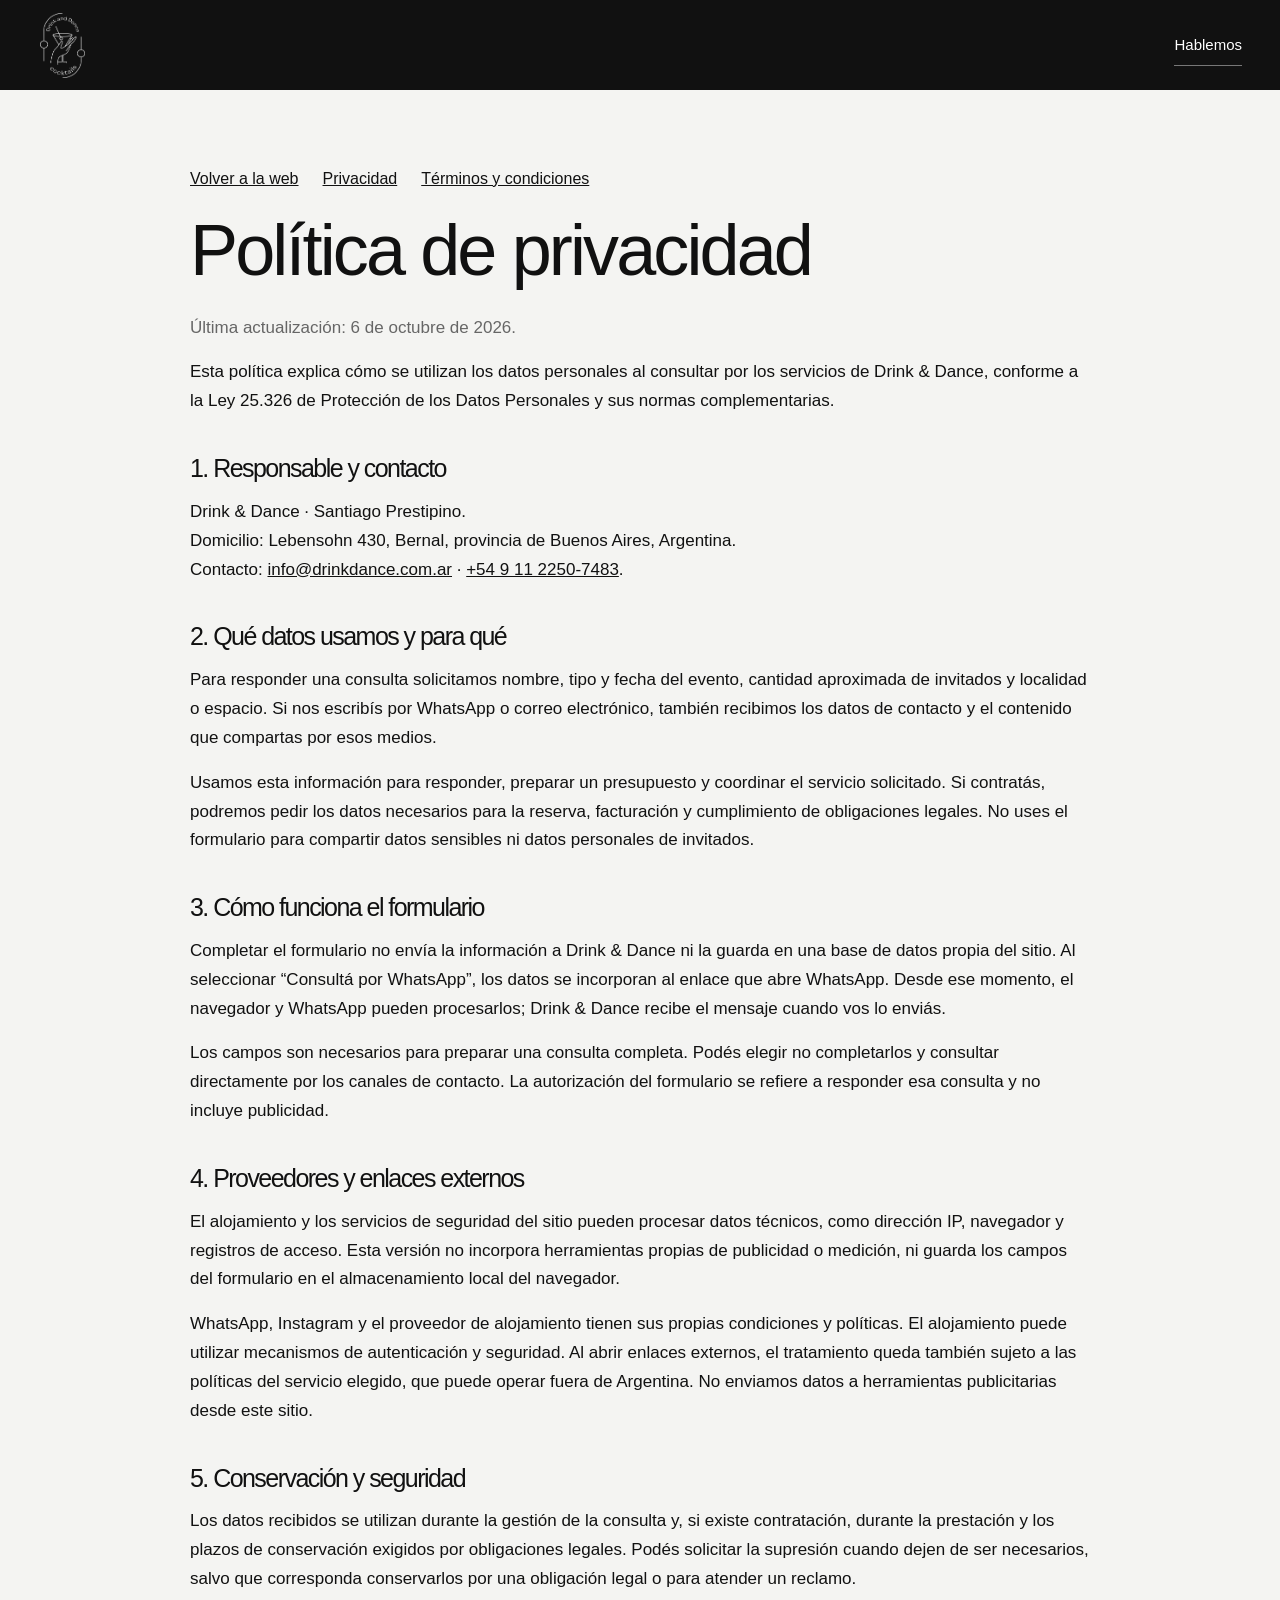
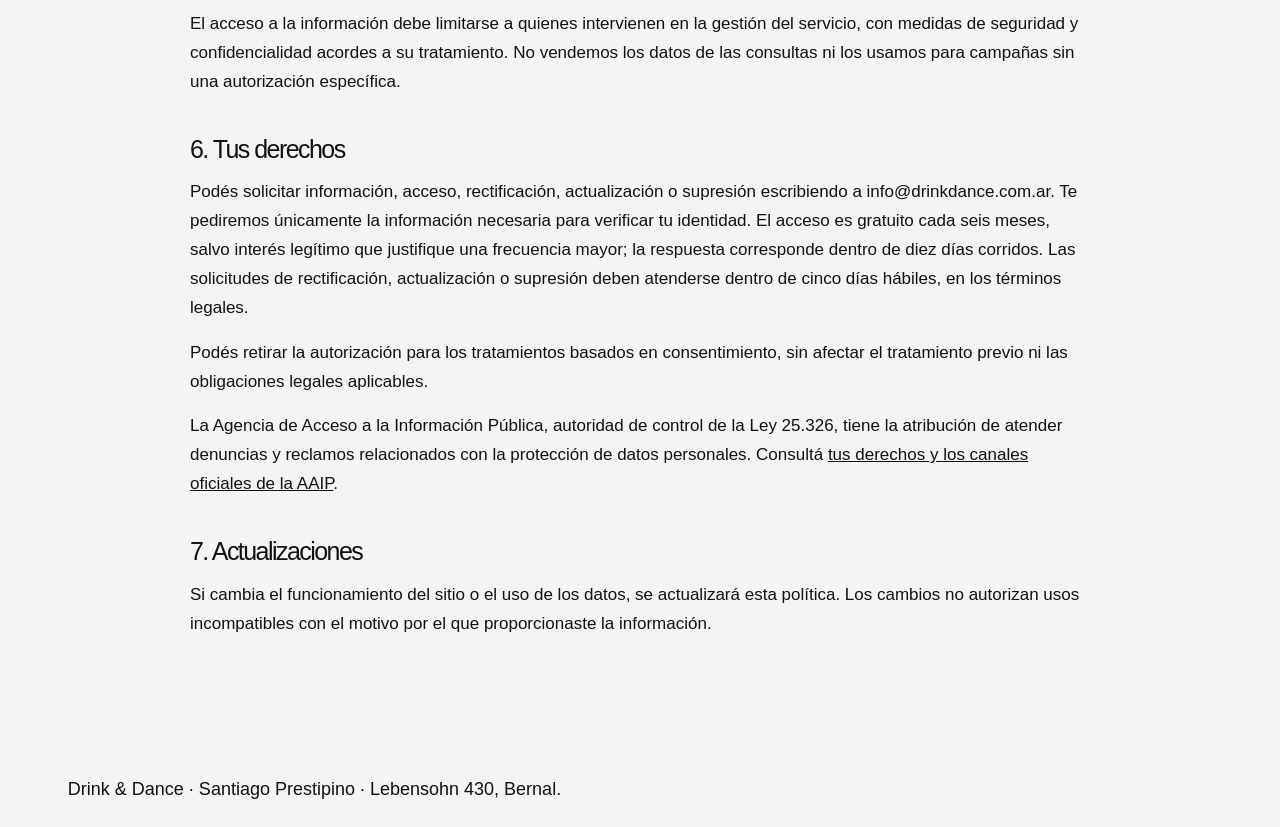
<file: privacidad.html>
<!doctype html><html lang="es-AR"><head><meta charset="utf-8"><meta name="viewport" content="width=device-width,initial-scale=1"><meta name="theme-color" content="#63055f"><title>Política de privacidad · Drink &amp; Dance</title><link rel="icon" href="assets/favicon.png"><link rel="stylesheet" href="styles.css?v=modificaciones-5"></head><body><header class="header"><a class="brand" href="index.html"><img src="assets/logo-white.png" alt="Drink &amp; Dance" width="86" height="86"></a><a class="nav-cta" href="index.html#contacto">Hablemos</a></header><main class="legal-page"><nav class="legal-nav" aria-label="Navegación"><a href="index.html">Volver a la web</a><a href="privacidad.html">Privacidad</a><a href="terminos.html">Términos y condiciones</a></nav><h1>Política de privacidad</h1><p class="legal-meta">Última actualización: 6 de octubre de 2026.</p><p>Esta política explica cómo se utilizan los datos personales al consultar por los servicios de Drink & Dance, conforme a la Ley 25.326 de Protección de los Datos Personales y sus normas complementarias.</p>
<h2>1. Responsable y contacto</h2><p>Drink & Dance · Santiago Prestipino.<br>Domicilio: Lebensohn 430, Bernal, provincia de Buenos Aires, Argentina.<br>Contacto: <a href="mailto:info@drinkdance.com.ar">info@drinkdance.com.ar</a> · <a href="https://wa.me/5491122507483" target="_blank" rel="noopener">+54 9 11 2250-7483</a>.</p>
<h2>2. Qué datos usamos y para qué</h2><p>Para responder una consulta solicitamos nombre, tipo y fecha del evento, cantidad aproximada de invitados y localidad o espacio. Si nos escribís por WhatsApp o correo electrónico, también recibimos los datos de contacto y el contenido que compartas por esos medios.</p><p>Usamos esta información para responder, preparar un presupuesto y coordinar el servicio solicitado. Si contratás, podremos pedir los datos necesarios para la reserva, facturación y cumplimiento de obligaciones legales. No uses el formulario para compartir datos sensibles ni datos personales de invitados.</p>
<h2>3. Cómo funciona el formulario</h2><p>Completar el formulario no envía la información a Drink & Dance ni la guarda en una base de datos propia del sitio. Al seleccionar “Consultá por WhatsApp”, los datos se incorporan al enlace que abre WhatsApp. Desde ese momento, el navegador y WhatsApp pueden procesarlos; Drink & Dance recibe el mensaje cuando vos lo enviás.</p><p>Los campos son necesarios para preparar una consulta completa. Podés elegir no completarlos y consultar directamente por los canales de contacto. La autorización del formulario se refiere a responder esa consulta y no incluye publicidad.</p>
<h2>4. Proveedores y enlaces externos</h2><p>El alojamiento y los servicios de seguridad del sitio pueden procesar datos técnicos, como dirección IP, navegador y registros de acceso. Esta versión no incorpora herramientas propias de publicidad o medición, ni guarda los campos del formulario en el almacenamiento local del navegador.</p><p>WhatsApp, Instagram y el proveedor de alojamiento tienen sus propias condiciones y políticas. El alojamiento puede utilizar mecanismos de autenticación y seguridad. Al abrir enlaces externos, el tratamiento queda también sujeto a las políticas del servicio elegido, que puede operar fuera de Argentina. No enviamos datos a herramientas publicitarias desde este sitio.</p>
<h2>5. Conservación y seguridad</h2><p>Los datos recibidos se utilizan durante la gestión de la consulta y, si existe contratación, durante la prestación y los plazos de conservación exigidos por obligaciones legales. Podés solicitar la supresión cuando dejen de ser necesarios, salvo que corresponda conservarlos por una obligación legal o para atender un reclamo.</p><p>El acceso a la información debe limitarse a quienes intervienen en la gestión del servicio, con medidas de seguridad y confidencialidad acordes a su tratamiento. No vendemos los datos de las consultas ni los usamos para campañas sin una autorización específica.</p>
<h2>6. Tus derechos</h2><p>Podés solicitar información, acceso, rectificación, actualización o supresión escribiendo a info@drinkdance.com.ar. Te pediremos únicamente la información necesaria para verificar tu identidad. El acceso es gratuito cada seis meses, salvo interés legítimo que justifique una frecuencia mayor; la respuesta corresponde dentro de diez días corridos. Las solicitudes de rectificación, actualización o supresión deben atenderse dentro de cinco días hábiles, en los términos legales.</p><p>Podés retirar la autorización para los tratamientos basados en consentimiento, sin afectar el tratamiento previo ni las obligaciones legales aplicables.</p><p>La Agencia de Acceso a la Información Pública, autoridad de control de la Ley 25.326, tiene la atribución de atender denuncias y reclamos relacionados con la protección de datos personales. Consultá <a href="https://www.argentina.gob.ar/aaip/datospersonales/derechos" target="_blank" rel="noopener">tus derechos y los canales oficiales de la AAIP</a>.</p>
<h2>7. Actualizaciones</h2><p>Si cambia el funcionamiento del sitio o el uso de los datos, se actualizará esta política. Los cambios no autorizan usos incompatibles con el motivo por el que proporcionaste la información.</p></main><footer><p>Drink &amp; Dance · Santiago Prestipino · Lebensohn 430, Bernal.</p></footer></body></html>
</file>
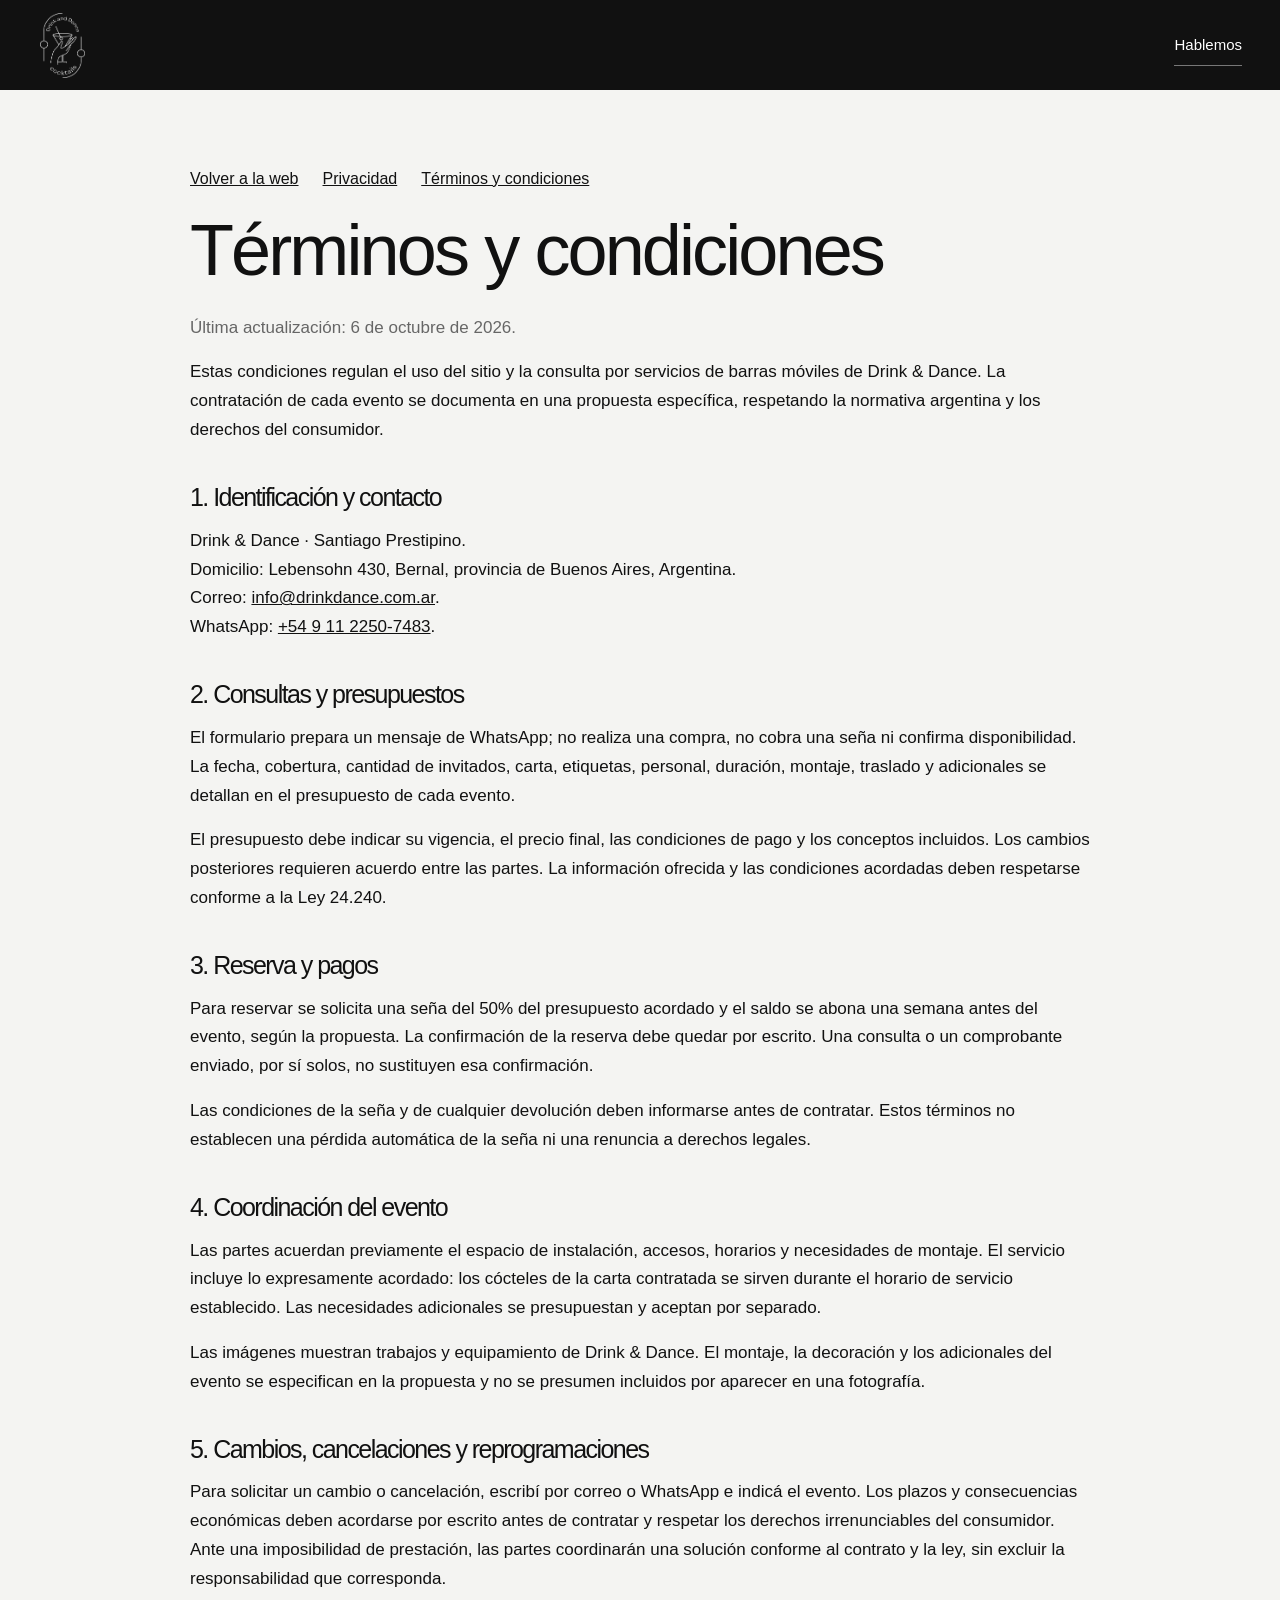
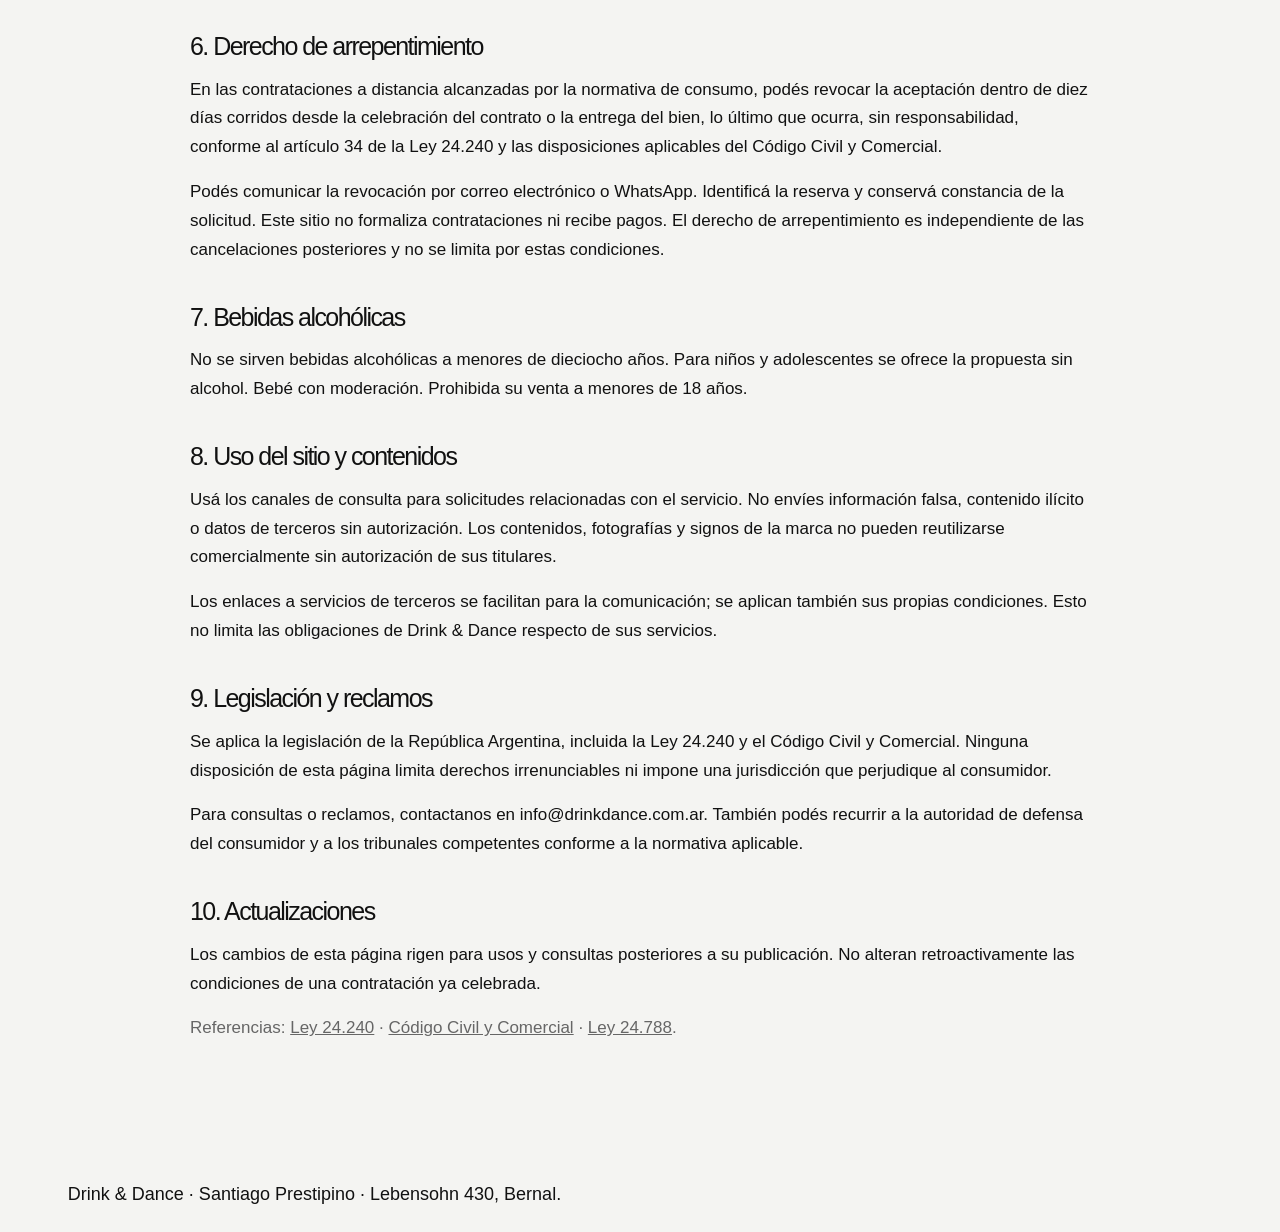
<file: terminos.html>
<!doctype html><html lang="es-AR"><head><meta charset="utf-8"><meta name="viewport" content="width=device-width,initial-scale=1"><meta name="theme-color" content="#63055f"><title>Términos y condiciones · Drink &amp; Dance</title><link rel="icon" href="assets/favicon.png"><link rel="stylesheet" href="styles.css?v=modificaciones-5"></head><body><header class="header"><a class="brand" href="index.html"><img src="assets/logo-white.png" alt="Drink &amp; Dance" width="86" height="86"></a><a class="nav-cta" href="index.html#contacto">Hablemos</a></header><main class="legal-page"><nav class="legal-nav" aria-label="Navegación"><a href="index.html">Volver a la web</a><a href="privacidad.html">Privacidad</a><a href="terminos.html">Términos y condiciones</a></nav><h1>Términos y condiciones</h1><p class="legal-meta">Última actualización: 6 de octubre de 2026.</p><p>Estas condiciones regulan el uso del sitio y la consulta por servicios de barras móviles de Drink & Dance. La contratación de cada evento se documenta en una propuesta específica, respetando la normativa argentina y los derechos del consumidor.</p>
<h2>1. Identificación y contacto</h2><p>Drink & Dance · Santiago Prestipino.<br>Domicilio: Lebensohn 430, Bernal, provincia de Buenos Aires, Argentina.<br>Correo: <a href="mailto:info@drinkdance.com.ar">info@drinkdance.com.ar</a>.<br>WhatsApp: <a href="https://wa.me/5491122507483" target="_blank" rel="noopener">+54 9 11 2250-7483</a>.</p>
<h2>2. Consultas y presupuestos</h2><p>El formulario prepara un mensaje de WhatsApp; no realiza una compra, no cobra una seña ni confirma disponibilidad. La fecha, cobertura, cantidad de invitados, carta, etiquetas, personal, duración, montaje, traslado y adicionales se detallan en el presupuesto de cada evento.</p><p>El presupuesto debe indicar su vigencia, el precio final, las condiciones de pago y los conceptos incluidos. Los cambios posteriores requieren acuerdo entre las partes. La información ofrecida y las condiciones acordadas deben respetarse conforme a la Ley 24.240.</p>
<h2>3. Reserva y pagos</h2><p>Para reservar se solicita una seña del 50% del presupuesto acordado y el saldo se abona una semana antes del evento, según la propuesta. La confirmación de la reserva debe quedar por escrito. Una consulta o un comprobante enviado, por sí solos, no sustituyen esa confirmación.</p><p>Las condiciones de la seña y de cualquier devolución deben informarse antes de contratar. Estos términos no establecen una pérdida automática de la seña ni una renuncia a derechos legales.</p>
<h2>4. Coordinación del evento</h2><p>Las partes acuerdan previamente el espacio de instalación, accesos, horarios y necesidades de montaje. El servicio incluye lo expresamente acordado: los cócteles de la carta contratada se sirven durante el horario de servicio establecido. Las necesidades adicionales se presupuestan y aceptan por separado.</p><p>Las imágenes muestran trabajos y equipamiento de Drink & Dance. El montaje, la decoración y los adicionales del evento se especifican en la propuesta y no se presumen incluidos por aparecer en una fotografía.</p>
<h2>5. Cambios, cancelaciones y reprogramaciones</h2><p>Para solicitar un cambio o cancelación, escribí por correo o WhatsApp e indicá el evento. Los plazos y consecuencias económicas deben acordarse por escrito antes de contratar y respetar los derechos irrenunciables del consumidor. Ante una imposibilidad de prestación, las partes coordinarán una solución conforme al contrato y la ley, sin excluir la responsabilidad que corresponda.</p>
<h2>6. Derecho de arrepentimiento</h2><p>En las contrataciones a distancia alcanzadas por la normativa de consumo, podés revocar la aceptación dentro de diez días corridos desde la celebración del contrato o la entrega del bien, lo último que ocurra, sin responsabilidad, conforme al artículo 34 de la Ley 24.240 y las disposiciones aplicables del Código Civil y Comercial.</p><p>Podés comunicar la revocación por correo electrónico o WhatsApp. Identificá la reserva y conservá constancia de la solicitud. Este sitio no formaliza contrataciones ni recibe pagos. El derecho de arrepentimiento es independiente de las cancelaciones posteriores y no se limita por estas condiciones.</p>
<h2>7. Bebidas alcohólicas</h2><p>No se sirven bebidas alcohólicas a menores de dieciocho años. Para niños y adolescentes se ofrece la propuesta sin alcohol. Bebé con moderación. Prohibida su venta a menores de 18 años.</p>
<h2>8. Uso del sitio y contenidos</h2><p>Usá los canales de consulta para solicitudes relacionadas con el servicio. No envíes información falsa, contenido ilícito o datos de terceros sin autorización. Los contenidos, fotografías y signos de la marca no pueden reutilizarse comercialmente sin autorización de sus titulares.</p><p>Los enlaces a servicios de terceros se facilitan para la comunicación; se aplican también sus propias condiciones. Esto no limita las obligaciones de Drink & Dance respecto de sus servicios.</p>
<h2>9. Legislación y reclamos</h2><p>Se aplica la legislación de la República Argentina, incluida la Ley 24.240 y el Código Civil y Comercial. Ninguna disposición de esta página limita derechos irrenunciables ni impone una jurisdicción que perjudique al consumidor.</p><p>Para consultas o reclamos, contactanos en info@drinkdance.com.ar. También podés recurrir a la autoridad de defensa del consumidor y a los tribunales competentes conforme a la normativa aplicable.</p>
<h2>10. Actualizaciones</h2><p>Los cambios de esta página rigen para usos y consultas posteriores a su publicación. No alteran retroactivamente las condiciones de una contratación ya celebrada.</p>
<p class="legal-meta">Referencias: <a href="https://www.argentina.gob.ar/normativa/nacional/638/actualizacion" target="_blank" rel="noopener">Ley 24.240</a> · <a href="https://www.argentina.gob.ar/normativa/nacional/ley-26994-235975/actualizacion" target="_blank" rel="noopener">Código Civil y Comercial</a> · <a href="https://www.argentina.gob.ar/normativa/nacional/ley-24788-42480" target="_blank" rel="noopener">Ley 24.788</a>.</p></main><footer><p>Drink &amp; Dance · Santiago Prestipino · Lebensohn 430, Bernal.</p></footer></body></html>
</file>
<file: styles.css>
:root{--ink:#111;--paper:#f4f4f2;--white:#fff;--purple:#63055f;--muted:#666;--line:#d1d1cf;--space:clamp(24px,5.3vw,88px)}
*{box-sizing:border-box}html{scroll-behavior:smooth;scroll-padding-top:90px}body{margin:0;background:var(--paper);color:var(--ink);font-family:Arial,Helvetica,sans-serif;-webkit-font-smoothing:antialiased}button,input,select{font:inherit}a{color:inherit;text-decoration:none}button{color:inherit}button,a,input,select,summary{-webkit-tap-highlight-color:transparent}button{cursor:pointer}button:disabled{cursor:default}img{display:block;width:100%;height:100%;object-fit:cover}button:focus-visible,a:focus-visible,input:focus-visible,select:focus-visible,summary:focus-visible,[role=tabpanel]:focus-visible{outline:3px solid #ba5ab4;outline-offset:5px}h1,h2,h3,h4,p,figure{margin:0}h2{font-size:clamp(44px,6vw,92px);font-weight:400;letter-spacing:-.062em;line-height:1.02}p{font-size:18px;line-height:1.55}small,.small{font-size:14px;line-height:1.5}.purple{color:var(--purple)}.section{padding:90px var(--space)}.eyebrow{font-size:14px;letter-spacing:-.02em}.section-top{display:flex;justify-content:space-between;align-items:center;gap:18px;margin-bottom:58px}.section-heading{display:flex;align-items:flex-end;justify-content:space-between;gap:48px;margin-bottom:50px}.section-heading>p{max-width:370px;padding-bottom:6px;color:#555}.pill{display:inline-flex;align-items:center;justify-content:center;border:1px solid transparent;border-radius:100px;padding:17px 28px;font-size:16px;min-height:54px;transition:background .2s,color .2s,transform .2s}.pill:hover{transform:translateY(-2px)}.dark{background:var(--ink);color:white}.dark:hover{background:var(--purple)}.light{background:white;color:var(--purple)}.light:hover{background:#dedcde}.skip-link{position:fixed;z-index:100;top:-80px;left:20px;padding:15px;background:white;color:black}.skip-link:focus{top:10px}
.header{height:90px;padding:8px 30px;display:flex;align-items:center;justify-content:space-between;background:#111;color:white;position:relative;z-index:20}.brand{width:65px;height:65px}.brand img{object-fit:contain}.desktop-nav{display:flex;align-items:center;gap:36px;font-size:15px}.desktop-nav a,.nav-cta{padding:12px 0;position:relative}.desktop-nav a::after{content:'';height:1px;background:white;position:absolute;left:0;right:0;bottom:7px;transform:scaleX(0);transform-origin:left;transition:transform .2s}.desktop-nav a:hover::after{transform:scaleX(1)}.nav-cta{font-size:15px;border-bottom:1px solid #777;margin-right:8px}.menu-button{display:none}.mobile-nav{position:absolute;inset:90px 0 auto;background:#111;padding:26px;box-shadow:0 12px 24px #0005}.mobile-nav a{display:block;padding:14px;font-size:24px;letter-spacing:-.04em}.mobile-nav[hidden]{display:none}
.hero{height:calc(100svh - 90px);min-height:650px;max-height:1080px;padding:0 8px 8px;background:#111;color:white;position:relative;overflow:hidden}.hero-grid{display:grid;grid-template-columns:repeat(12,1fr);grid-template-rows:1fr 1.08fr .92fr;gap:8px;height:100%;width:100%}.hero-tile{overflow:hidden;border-radius:7px;position:relative}.hero-tile::after{content:'';position:absolute;inset:0;background:#0002}.hero-tile img{transition:transform 1.2s;animation:hero-in 1.5s cubic-bezier(.2,.7,.3,1) both}.hero:hover .hero-tile img{transform:scale(1.035)}.tile-one{grid-area:1/1/2/7}.tile-one img{object-position:50% 46%}.tile-two{grid-area:1/7/2/13}.tile-two img{object-position:50% 43%}.tile-three{grid-area:2/1/3/4}.tile-three img{object-position:50% 42%}.tile-four{grid-area:2/4/3/10}.tile-four img{object-position:50% 40%}.tile-five{grid-area:2/10/3/13}.tile-five img{object-position:50% 60%}.tile-six{grid-area:3/1/4/7}.tile-six img{object-position:50% 68%}.tile-seven{grid-area:3/7/4/13}.tile-seven img{object-position:50% 65%}.tile-six::after,.tile-seven::after{background:linear-gradient(0deg,#0008,#0002)}.hero-topline{position:absolute;top:23px;left:30px;right:30px;display:flex;justify-content:space-between;font-size:14px;text-shadow:0 2px 7px #000}.hero-title{position:absolute;bottom:100px;left:30px;right:30px;display:flex;align-items:center;justify-content:space-between;font-size:clamp(70px,14.4vw,235px);font-weight:400;letter-spacing:-.078em;line-height:.85;pointer-events:none}.hero-amp{font-size:.55em;font-style:italic;font-family:Georgia,serif;line-height:1;margin:0 2vw}.hero-dot{letter-spacing:-.09em}.hero-bottom{position:absolute;left:34px;right:34px;bottom:24px;display:flex;align-items:flex-end;justify-content:space-between;gap:20px}.hero-bottom p{font-size:14px;line-height:1.45}.hero-link{font-size:14px;display:flex;align-items:center;gap:16px}.scroll-line{height:29px;width:1px;background:white;position:relative}.scroll-line::after{content:'';border-bottom:1px solid white;border-right:1px solid white;width:6px;height:6px;position:absolute;bottom:0;left:-3px;transform:rotate(45deg)}
.intro{text-align:center;padding-top:114px;padding-bottom:55px}.intro .eyebrow{margin-bottom:38px}.intro h2{font-size:clamp(55px,7.5vw,118px);line-height:1.02}.intro-copy{max-width:640px;font-size:22px;line-height:1.5;letter-spacing:-.025em;margin:32px auto}.intro .pill{margin-top:4px}.intro-foot{border-top:1px solid var(--line);margin-top:100px;padding-top:24px;display:flex;justify-content:space-between;font-size:14px}
.events{padding-top:40px;padding-bottom:70px}.event-grid{display:grid;grid-template-columns:1.3fr 1fr 1fr;gap:18px}.photo-card{display:block;background:transparent;border:0;padding:0;text-align:left;min-width:0}.photo-frame{display:block;height:470px;position:relative;overflow:hidden;border-radius:5px}.photo-frame img{transition:transform .8s}.photo-card:hover img{transform:scale(1.04)}.big-card .photo-frame img{object-position:40% center}.photo-zoom{position:absolute;left:18px;bottom:18px;right:18px;display:flex;justify-content:space-between;align-items:center;background:#111b;backdrop-filter:blur(10px);border:1px solid #fff3;border-radius:30px;color:white;font-size:14px;padding:12px 18px;opacity:0;transform:translateY(8px);transition:.2s}.photo-card:hover .photo-zoom,.photo-card:focus-visible .photo-zoom{opacity:1;transform:none}.photo-zoom>span{font-size:20px}.card-info{display:flex;justify-content:space-between;gap:12px;padding:17px 0;font-size:15px}.card-info>span:last-child{color:#666;font-size:14px}.event-strip{display:flex;align-items:center;justify-content:space-between;border-bottom:1px solid var(--line);padding:30px 0 25px;gap:20px;font-size:16px}.event-strip a{text-decoration:underline;text-underline-offset:5px;font-size:14px}
.service{background:#e8e8e5;padding-top:70px;padding-bottom:90px}.service-layout{display:grid;grid-template-columns:1fr 1fr;gap:8vw}.service-layout h2{position:sticky;top:40px;height:fit-content}.service-list{border-top:1px solid #b4b4b0}.service-list details{border-bottom:1px solid #b4b4b0}.service-list summary{padding:23px 0;display:flex;gap:24px;align-items:center;list-style:none;cursor:pointer}.service-list summary::-webkit-details-marker,.faq-list summary::-webkit-details-marker{display:none}.item-num{font-size:13px;color:#555}.service-list h3{font-size:26px;font-weight:400;letter-spacing:-.04em}.detail-sign{width:17px;height:17px;position:relative;flex-shrink:0;margin-left:auto}.detail-sign::before,.detail-sign::after{content:'';position:absolute;background:currentColor;left:0;top:8px;height:1px;width:17px;transition:transform .2s}.detail-sign::after{transform:rotate(90deg)}details[open] .detail-sign::after{transform:rotate(0)}.service-list p{padding:0 34px 26px 40px;color:#555;font-size:16px;max-width:470px}
.menu-section{padding-top:90px}.text-link{font-size:14px;display:flex;align-items:center;gap:9px}.file-label{border:1px solid #999;padding:3px 5px;font-size:12px;border-radius:3px}.menu-layout{display:grid;grid-template-columns:1.15fr 1fr;gap:6vw}.tabs{display:flex;gap:10px;flex-wrap:wrap;margin-bottom:25px}.tabs button{border:1px solid #bebebc;border-radius:50px;padding:12px 22px;background:transparent;font-size:15px;transition:.2s}.tabs button[aria-selected=true]{background:var(--purple);color:white;border-color:var(--purple)}.tabs button:hover{border-color:var(--purple)}.tab-panel{min-height:495px}.drink-row{padding:17px 0;border-bottom:1px solid var(--line);display:grid;grid-template-columns:1fr 1.2fr;gap:20px;align-items:start}.drink-row h3{font-size:23px;font-weight:400;letter-spacing:-.045em}.drink-row p{font-size:15px;color:#555;line-height:1.45}.menu-photo{position:relative;border-radius:5px;overflow:hidden;min-height:690px;background:#111}.menu-photo img{position:absolute;inset:0;object-position:center}.menu-photo figcaption{position:absolute;bottom:22px;left:23px;right:23px;color:white;font-size:14px;z-index:1}.menu-photo::after{content:'';position:absolute;inset:60% 0 0;background:linear-gradient(transparent,#000b)}.labels{padding-top:30px}.label-options{display:grid;grid-template-columns:1fr 1fr;gap:24px;margin-top:20px}.label-options h4{font-size:24px;font-weight:400;margin-bottom:12px;letter-spacing:-.04em}.label-options p{font-size:13px;line-height:1.65;color:#666}.alcohol-free{padding:40px 0}.alcohol-free h3{font-size:44px;font-weight:400;letter-spacing:-.06em;line-height:1.05;margin-top:23px}.alcohol-free p{font-size:17px;margin:26px 0;max-width:400px}.alcohol-free .pill{font-size:15px}
.bars{border-top:1px solid var(--line);padding-top:60px}.bars>h2{margin-bottom:44px}.bar-grid{display:grid;grid-template-columns:1fr 1fr;gap:26px}.bar-image{height:430px;overflow:hidden;border-radius:5px;background:#e4e4e2}.bar-image img{object-fit:cover}.bar-title{display:flex;align-items:center;justify-content:space-between;padding-top:24px}.bar-title h3{font-size:33px;font-weight:400;letter-spacing:-.04em}.bar-title>span{font-size:14px;color:#666}.bar-card>p{font-size:17px;margin:12px 0 8px;color:#555}.bar-card>.small{color:#666}.bar-extras{display:flex;align-items:center;justify-content:space-between;gap:20px;margin-top:42px;padding-top:25px;border-top:1px solid var(--line)}.bar-extras p{font-size:19px;letter-spacing:-.02em}.bar-extras p span{margin:0 14px;color:#999}
.story{background:var(--purple);color:white;display:grid;grid-template-columns:1fr 1fr;gap:6vw;padding-top:65px;padding-bottom:65px;align-items:center}.story-photo{height:650px;border-radius:5px;overflow:hidden}.story-photo img{object-position:52% center}.story-content .eyebrow{margin-bottom:38px}.story-content h2{font-size:clamp(43px,4.55vw,73px);line-height:1.04}.story-content p{font-size:16px;line-height:1.65;margin-top:28px;max-width:445px;color:#ffffffe0}.story-logo{height:70px;width:70px;object-fit:contain;margin-top:30px}
.faq{padding-top:90px;padding-bottom:100px}.faq-layout{display:grid;grid-template-columns:1fr 1.25fr;gap:8vw}.faq-list{border-top:1px solid var(--line)}.faq-list details{border-bottom:1px solid var(--line)}.faq-list summary{display:flex;align-items:center;gap:25px;padding:24px 0;list-style:none;font-size:19px;letter-spacing:-.025em;cursor:pointer}.faq-list p{font-size:16px;line-height:1.65;color:#555;padding:0 26px 25px 0;max-width:600px}
.contact{background:var(--purple);color:white;padding-top:60px;padding-bottom:80px}.contact .section-top{margin-bottom:45px}.contact>h2{font-size:clamp(66px,12.2vw,190px);letter-spacing:-.072em;line-height:.95;padding-bottom:58px;border-bottom:1px solid #ffffff4d}.contact>h2>span{color:#cca4c9}.contact-layout{padding-top:45px;display:grid;grid-template-columns:1fr 1fr;gap:7vw}.contact-copy p{font-size:29px;line-height:1.3;letter-spacing:-.04em;margin-bottom:40px}.contact-copy>a{display:block;width:fit-content;font-size:18px;margin-bottom:12px;border-bottom:1px solid #ffffff50;padding-bottom:5px}.form-row{display:grid;grid-template-columns:1fr 1fr;gap:24px}form label{display:block;font-size:14px;color:#ffffffe6;margin-bottom:25px}input,select{display:block;width:100%;min-width:0;min-height:47px;border:0;border-radius:0;border-bottom:1px solid #ffffff7d;background:transparent;color:white;font-size:16px;padding:12px 0;outline-offset:2px;color-scheme:dark}input::placeholder{color:#ffffff8c}select{cursor:pointer}select option{background:var(--purple);color:white}input[type=date]{text-align:left;appearance:none}form .pill{margin-top:7px}form .form-note{font-size:13px;line-height:1.5;color:#ffffffb8;margin-top:18px;max-width:350px}#form-status{font-size:14px;line-height:1.5;margin-top:14px}#form-status>a{text-decoration:underline}
footer{padding:42px var(--space) 23px;background:var(--paper)}.footer-top{display:grid;grid-template-columns:1fr 1fr 1fr;align-items:center;gap:24px}.footer-top>a{width:100px;height:100px}.footer-top img{object-fit:contain}.footer-top>p{font-size:15px;line-height:1.6}.footer-links{display:flex;gap:25px;justify-content:flex-end;font-size:14px}.footer-links a:hover,.footer-bottom a:hover{color:var(--purple)}.footer-bottom{display:flex;justify-content:space-between;border-top:1px solid var(--line);padding-top:22px;margin-top:35px;gap:20px;font-size:13px;color:#555}dialog{border:0;padding:60px 30px 25px;background:#111;color:white;max-width:calc(100vw - 40px);max-height:calc(100svh - 40px);width:fit-content;border-radius:6px}dialog::backdrop{background:#000d;backdrop-filter:blur(8px)}dialog figure>img{max-height:75svh;max-width:85vw;width:auto;height:auto;object-fit:contain}dialog figcaption{font-size:14px;padding-top:18px}.dialog-close{position:absolute;top:18px;right:23px;display:flex;align-items:center;gap:14px;font-size:14px;border:0;background:transparent;color:white}.dialog-close span{font-size:25px}.reveal{opacity:0;transform:translateY(20px);transition:opacity .7s,transform .7s}.reveal.visible{opacity:1;transform:none}[hidden]{display:none!important}@keyframes hero-in{from{transform:scale(1.08);opacity:.4}to{transform:scale(1);opacity:1}}
@media(min-width:1700px){.section,footer{max-width:1920px;margin:auto}.hero-title{font-size:14.3vw}.photo-frame{height:550px}}
@media(max-width:1050px){.section{padding-top:65px;padding-bottom:65px}.hero{min-height:610px}.hero-title{font-size:14vw;bottom:110px}.desktop-nav{gap:24px}.photo-frame{height:340px}.event-grid{gap:13px}.card-info{flex-direction:column;gap:4px}.section-heading>p{max-width:300px;font-size:16px}.service-layout{gap:5vw}.service-list h3{font-size:23px}.drink-row{grid-template-columns:1fr}.drink-row h3{font-size:23px}.drink-row p{font-size:14px}.tab-panel{min-height:620px}.menu-photo{min-height:810px}.tabs{gap:6px}.tabs button{padding:10px 15px;font-size:14px}.label-options{grid-template-columns:1fr;gap:16px}.bar-image{height:320px}.bar-extras{align-items:flex-start}.bar-extras p{font-size:16px}.bar-extras p span{margin:0 8px}.story-photo{height:670px}.contact-copy p{font-size:25px}.footer-links{gap:15px}.intro-foot{margin-top:70px}}
@media(max-width:700px){:root{--space:23px}html{scroll-padding-top:20px}.header{height:76px;padding:6px 19px}.brand{width:56px;height:56px}.desktop-nav,.nav-cta{display:none}.menu-button{display:flex;align-items:center;gap:14px;border:0;background:transparent;font-size:14px;color:white;padding:14px 0}.menu-lines{width:22px;height:11px;border-top:1px solid white;border-bottom:1px solid white}.menu-button[aria-expanded=true] .menu-lines{transform:rotate(-45deg)}.mobile-nav{top:76px}.hero{height:calc(88svh - 76px);min-height:520px;max-height:770px;padding:0 5px 5px}.hero-grid{gap:5px;grid-template-rows:.83fr 1fr .82fr}.hero-tile{border-radius:4px}.tile-one{grid-area:1/1/2/7}.tile-two{grid-area:1/7/2/13}.tile-three{grid-area:2/1/3/5}.tile-four{grid-area:2/5/3/13}.tile-five{display:none}.tile-six{grid-area:3/1/4/7}.tile-seven{grid-area:3/7/4/13}.tile-four img{object-position:39% center}.hero-topline{left:18px;right:18px;top:14px;font-size:12px;gap:20px}.hero-topline span:first-child{max-width:110px}.hero-topline span:last-child{max-width:125px;text-align:right}.hero-title{left:17px;right:17px;bottom:103px;font-size:14vw;letter-spacing:-.076em}.hero-amp{margin:0 3px}.hero-bottom{left:20px;right:20px;bottom:22px;align-items:flex-end}.hero-bottom p{font-size:12px}.hero-link{max-width:110px;font-size:12px;line-height:1.5;gap:13px}.scroll-line{flex-shrink:0}.section{padding:60px var(--space)}h2{font-size:47px;letter-spacing:-.065em}.section-top{margin-bottom:35px}.eyebrow,.small{font-size:13px}.section-top>.small{text-align:right;max-width:150px}.section-heading{display:block;margin-bottom:28px}.section-heading>p{font-size:16px;margin-top:24px;max-width:100%}.intro{padding-top:75px;padding-bottom:40px}.intro .eyebrow{margin-bottom:30px}.intro h2{font-size:clamp(44px,12.7vw,58px)}.intro-copy{font-size:19px;margin:27px auto;max-width:420px}.intro .pill{font-size:14px;padding:15px 23px}.intro-foot{margin-top:65px;font-size:12px;gap:15px;text-align:left}.events{padding-top:24px}.event-grid{grid-template-columns:1fr 1fr;gap:25px 12px}.big-card{grid-column:1/-1}.photo-frame{height:260px}.big-card .photo-frame{height:340px}.card-info{font-size:14px;padding:13px 0 0;gap:5px}.card-info>span:last-child{font-size:12px}.photo-zoom{display:none}.event-strip{font-size:15px;display:block;padding-top:30px}.event-strip a{display:block;margin-top:15px;font-size:13px}.service-layout,.menu-layout,.faq-layout,.contact-layout{grid-template-columns:1fr;gap:35px}.service-layout h2{position:static}.service-list h3{font-size:23px}.service-list summary{padding:20px 0;gap:20px}.service-list p{padding-left:34px;padding-right:17px;font-size:16px}.menu-layout{display:flex;flex-direction:column-reverse;gap:27px}.menu-photo{min-height:350px;height:350px}.menu-photo img{object-position:50% 50%}.menu-photo figcaption{font-size:12px;bottom:18px;left:18px}.tabs{margin-bottom:16px;gap:8px}.tabs button{padding:11px 18px;font-size:14px}.tab-panel{min-height:0}.drink-row{grid-template-columns:1fr 1.15fr;padding:18px 0;gap:20px}.drink-row h3{font-size:22px}.drink-row p{font-size:14px}.labels{padding-top:28px}.label-options{grid-template-columns:1fr 1fr;gap:20px}.label-options h4{font-size:23px}.label-options p{font-size:12px}.alcohol-free{padding:24px 0}.alcohol-free h3{font-size:42px}.bars>h2{margin-bottom:30px}.bar-grid{grid-template-columns:1fr;gap:36px}.bar-image{height:350px}.bar-title{padding-top:20px}.bar-title h3{font-size:30px}.bar-card>p{font-size:16px}.bar-extras{display:block;margin-top:32px;padding-top:25px}.bar-extras p{font-size:16px;margin-top:15px;line-height:1.8}.bar-extras p span{margin:0 6px}.story{grid-template-columns:1fr;padding-top:26px;padding-bottom:52px;gap:40px}.story-photo{height:370px}.story-content .eyebrow{margin-bottom:27px}.story-content h2{font-size:53px;max-width:480px}.story-content p{font-size:17px;margin-top:25px}.story-logo{height:65px;width:65px}.faq-list summary{font-size:18px;padding:21px 0}.faq-list p{font-size:16px;padding-right:15px}.contact>h2{font-size:14.9vw;padding-bottom:32px}.contact-layout{padding-top:32px;gap:38px}.contact-copy p{font-size:25px;margin-bottom:26px}.contact-copy>a{font-size:17px}.form-row{gap:20px}form label{font-size:13px}input,select{font-size:16px}.contact .section-top{margin-bottom:35px}footer{padding:35px var(--space) 23px}.footer-top{grid-template-columns:1fr 1fr;gap:26px}.footer-top>a{width:85px;height:85px}.footer-top>p{font-size:14px;justify-self:end}.footer-links{grid-column:1/-1;justify-content:flex-start;gap:28px;font-size:14px}.footer-bottom{font-size:12px;align-items:flex-start;margin-top:25px}dialog{padding:60px 13px 18px;max-width:calc(100vw - 20px)}dialog figure>img{max-width:calc(100vw - 46px);max-height:73svh}.dialog-close{right:17px}}
@media(prefers-reduced-motion:reduce){html{scroll-behavior:auto}*,*::before,*::after{animation:none!important;transition:none!important}.reveal{opacity:1;transform:none}}

.menu-preview{padding:34px 0}.menu-preview h3{font-size:clamp(36px,4vw,60px);font-weight:400;line-height:1.05;letter-spacing:-.04em;margin:22px 0}.menu-preview p{font-size:18px;line-height:1.6;max-width:480px}.menu-preview .cocktail-teaser{font-size:16px;margin:24px 0 32px;color:#555}.reception-cart{display:grid;grid-template-columns:1fr 1fr;gap:6vw;align-items:center;margin-top:65px;padding-top:45px;border-top:1px solid #ccc}.reception-photo{height:490px;overflow:hidden;border-radius:5px}.reception-photo img{object-position:50% 55%}.reception-copy h3{font-weight:400;font-size:clamp(40px,5vw,75px);line-height:1.05;letter-spacing:-.04em;margin:28px 0}.reception-copy p{font-size:18px;line-height:1.6;max-width:400px;margin-bottom:28px}.story-lead{font-size:clamp(64px,7.5vw,120px);line-height:.96;letter-spacing:-.05em;color:#ffffff60}.privacy-consent{display:flex;flex-direction:row;align-items:flex-start;gap:12px;margin-top:24px;font-size:14px;line-height:1.5}.privacy-consent input{width:20px;height:20px;min-width:20px;accent-color:white;padding:0;margin:2px 0}.privacy-consent a{text-decoration:underline}.footer-links{flex-wrap:wrap}.legal-page{max-width:960px;margin:0 auto;padding:80px 30px}.legal-page h1{font-size:clamp(38px,6vw,72px);font-weight:400;letter-spacing:-.04em;line-height:1.05;margin:25px 0}.legal-page h2{font-size:25px;font-weight:400;margin:40px 0 16px}.legal-page p,.legal-page li{font-size:17px;line-height:1.7;margin-bottom:16px}.legal-page a{text-decoration:underline}.legal-page ul{padding-left:24px}.legal-meta{color:#666}.legal-nav{display:flex;gap:24px;flex-wrap:wrap}.legal-page .legal-note{background:#f1f1f0;padding:24px;border-left:3px solid var(--purple)}@media(max-width:700px){.reception-cart{grid-template-columns:1fr;gap:30px;margin-top:40px}.reception-photo{height:380px}.story-lead{display:none}.story-text-only{grid-template-columns:1fr}.menu-preview{padding:24px 0}.menu-preview p{font-size:17px}.legal-page{padding:45px 22px}.privacy-consent{font-size:14px}.legal-page h2{font-size:23px}}

.story-gin img{object-position:50% 50%}

.hero-tile{background:#222}.hero-title{text-shadow:0 2px 20px #0003}
</file>
